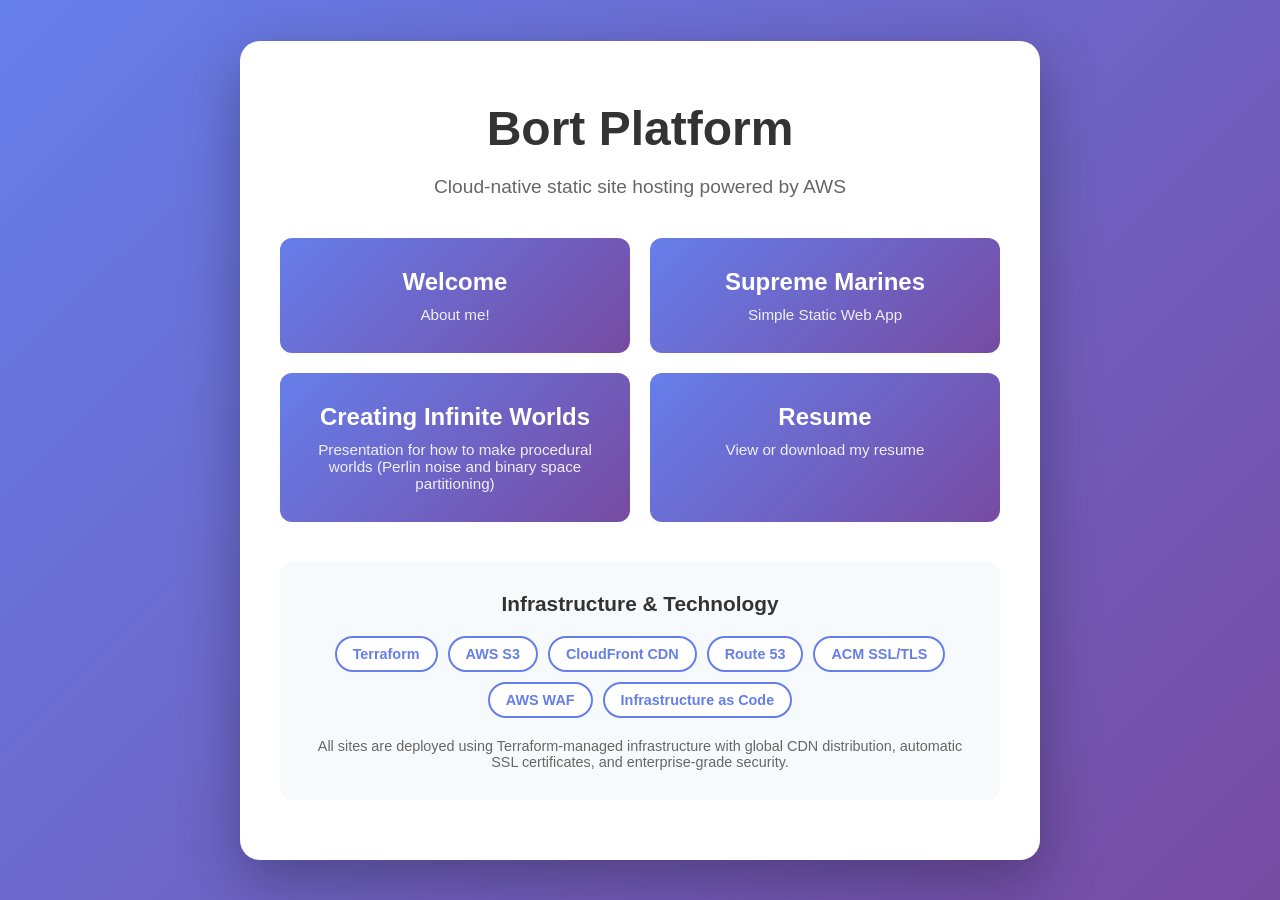
<file: homepage/index.html>
<!DOCTYPE html>
<html lang="en">
<head>
    <meta charset="UTF-8">
    <meta name="viewport" content="width=device-width, initial-scale=1.0">
    <title>Bort Platform - Welcome</title>
    <link rel="stylesheet" href="styles.css">
    <style>
        .container {
            max-width: 800px;
            padding: 60px 40px;
            text-align: center;
        }

        h1 {
            font-size: 3rem;
        }

        .subtitle {
            font-size: 1.2rem;
            margin-bottom: 40px;
        }
    </style>
</head>
<body>
    <div class="container">
        <h1>Bort Platform</h1>
        <p class="subtitle">Cloud-native static site hosting powered by AWS</p>
        
        <div class="apps">            
            <a href="biography.html" class="app-card">
                <h2>Welcome</h2>
                <p>About me!</p>
            </a>

            <a href="https://supreme-marines.bortplatforms.com" class="app-card">
                <h2>Supreme Marines</h2>
                <p>Simple Static Web App</p>
            </a>

            <a href="/CreatingInfiniteWorlds.pptx" class="app-card">
                <h2>Creating Infinite Worlds</h2>
                <p>Presentation for how to make procedural worlds (Perlin noise and binary space partitioning)</p>
            </a>

            <a href="/resume.pdf" class="app-card">
                <h2>Resume</h2>
                <p>View or download my resume</p>
            </a>
        </div>
        
        <div class="tech-stack">
            <h3>Infrastructure & Technology</h3>
            <div class="tech-list">
                <span class="tech-badge">Terraform</span>
                <span class="tech-badge">AWS S3</span>
                <span class="tech-badge">CloudFront CDN</span>
                <span class="tech-badge">Route 53</span>
                <span class="tech-badge">ACM SSL/TLS</span>
                <span class="tech-badge">AWS WAF</span>
                <span class="tech-badge">Infrastructure as Code</span>
            </div>
            <p style="margin-top: 20px; color: #666; font-size: 0.9rem;">
                All sites are deployed using Terraform-managed infrastructure with global CDN distribution,
                automatic SSL certificates, and enterprise-grade security.
            </p>
        </div>
    </div>
</body>
</html>
</file>
<file: homepage/styles.css>
* {
    margin: 0;
    padding: 0;
    box-sizing: border-box;
}

body {
    font-family: 'Segoe UI', Tahoma, Geneva, Verdana, sans-serif;
    background: linear-gradient(135deg, #667eea 0%, #764ba2 100%);
    min-height: 100vh;
    display: flex;
    align-items: center;
    justify-content: center;
    padding: 20px;
}

.container {
    background: white;
    border-radius: 20px;
    box-shadow: 0 20px 60px rgba(0,0,0,0.3);
    width: 100%;
}

h1 {
    color: #333;
    margin-bottom: 20px;
}

.subtitle {
    color: #666;
}

.apps {
    display: grid;
    grid-template-columns: repeat(auto-fit, minmax(250px, 1fr));
    gap: 20px;
    margin: 40px 0;
}

.app-card {
    background: linear-gradient(135deg, #667eea 0%, #764ba2 100%);
    border-radius: 12px;
    padding: 30px;
    text-decoration: none;
    color: white;
    transition: transform 0.3s ease, box-shadow 0.3s ease;
    display: block;
}

.app-card:hover {
    transform: translateY(-5px);
    box-shadow: 0 10px 30px rgba(102, 126, 234, 0.4);
}

.app-card h2 {
    font-size: 1.5rem;
    margin-bottom: 10px;
}

.app-card p {
    font-size: 0.95rem;
    opacity: 0.9;
}

.card-actions {
    display: flex;
    gap: 12px;
    justify-content: center;
    margin-top: 18px;
    flex-wrap: wrap;
}

.card-button {
    background: rgba(255, 255, 255, 0.2);
    border: 1px solid rgba(255, 255, 255, 0.6);
    color: white;
    text-decoration: none;
    padding: 8px 14px;
    border-radius: 999px;
    font-size: 0.85rem;
    font-weight: 600;
    transition: background 0.2s ease, border-color 0.2s ease, transform 0.2s ease;
}

.card-button:hover {
    background: rgba(255, 255, 255, 0.35);
    border-color: rgba(255, 255, 255, 0.9);
    transform: translateY(-1px);
}

.card-button-secondary {
    background: rgba(255, 255, 255, 0.1);
}

.tech-stack {
    background: #f7fafc;
    border-radius: 12px;
    padding: 30px;
    margin-top: 40px;
}

.tech-stack h3 {
    color: #333;
    margin-bottom: 20px;
    font-size: 1.3rem;
}

.tech-list {
    display: flex;
    flex-wrap: wrap;
    gap: 10px;
    justify-content: center;
}

.tech-badge {
    background: white;
    border: 2px solid #667eea;
    color: #667eea;
    padding: 8px 16px;
    border-radius: 20px;
    font-size: 0.9rem;
    font-weight: 600;
}

.header {
    text-align: center;
    margin-bottom: 40px;
}

.profile {
    display: grid;
    grid-template-columns: 220px 1fr;
    gap: 30px;
    align-items: center;
    margin-bottom: 40px;
}

.profile img {
    width: 220px;
    height: 220px;
    object-fit: cover;
    border-radius: 18px;
    background: #f7fafc;
    border: 2px solid #e6e9f2;
}

.summary {
    color: #444;
    line-height: 1.7;
    font-size: 1rem;
}

.section {
    background: #f7fafc;
    border-radius: 14px;
    padding: 24px;
    margin-bottom: 20px;
}

.section h2 {
    color: #333;
    font-size: 1.3rem;
    margin-bottom: 14px;
}

.chip-list {
    display: flex;
    flex-wrap: wrap;
    gap: 10px;
}

.chip {
    background: white;
    border: 2px solid #667eea;
    color: #667eea;
    padding: 8px 14px;
    border-radius: 999px;
    font-size: 0.85rem;
    font-weight: 600;
}

.actions {
    display: flex;
    flex-wrap: wrap;
    gap: 12px;
    margin-top: 18px;
}

.button {
    background: #667eea;
    color: white;
    text-decoration: none;
    padding: 10px 18px;
    border-radius: 999px;
    font-size: 0.9rem;
    font-weight: 600;
    transition: transform 0.2s ease, box-shadow 0.2s ease;
    display: inline-block;
}

.button:hover {
    transform: translateY(-2px);
    box-shadow: 0 10px 20px rgba(102, 126, 234, 0.3);
}

.button.secondary {
    background: #764ba2;
}

.bullet-list {
    margin-left: 18px;
    color: #555;
    line-height: 1.6;
}

.footnote {
    text-align: center;
    color: #777;
    font-size: 0.9rem;
    margin-top: 30px;
}

@media (max-width: 720px) {
    .container {
        padding: 40px 24px;
    }

    .profile {
        grid-template-columns: 1fr;
        text-align: center;
    }

    .profile img {
        margin: 0 auto;
    }

    .actions {
        justify-content: center;
    }
}
</file>
